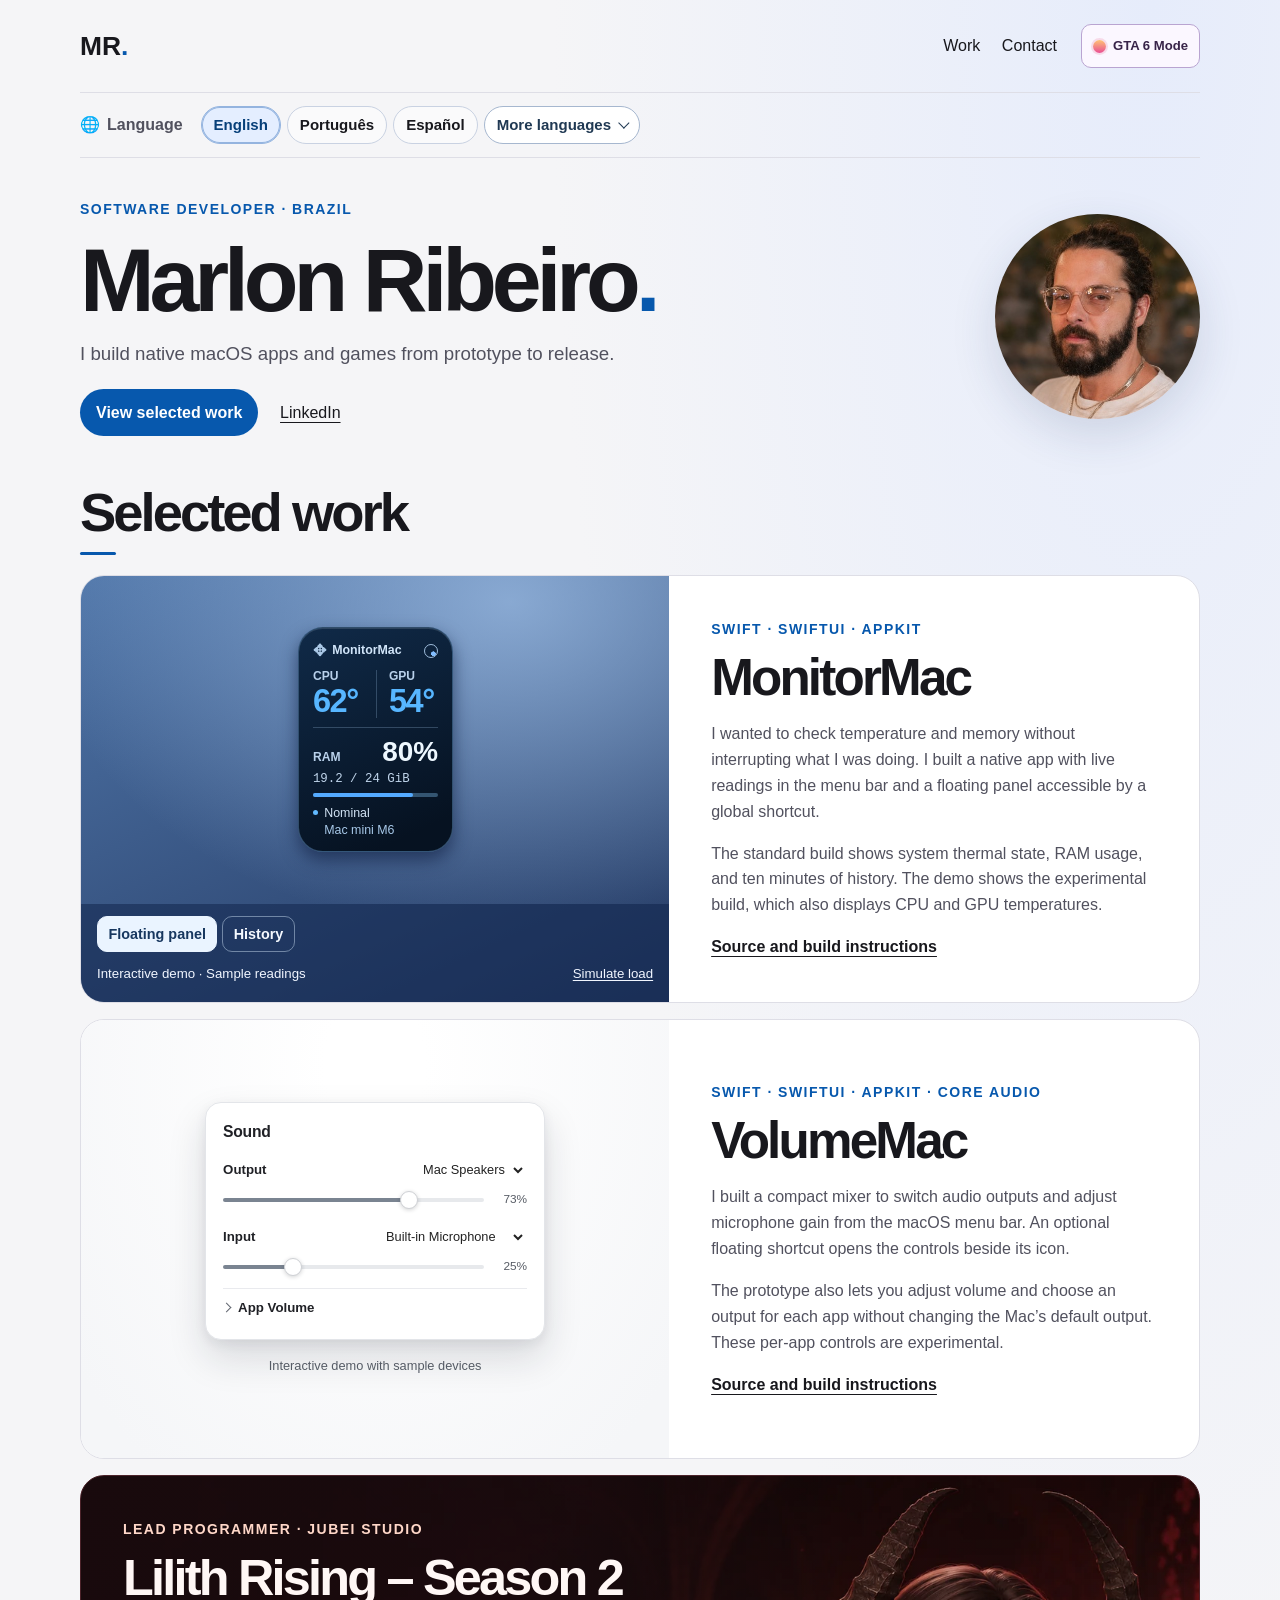
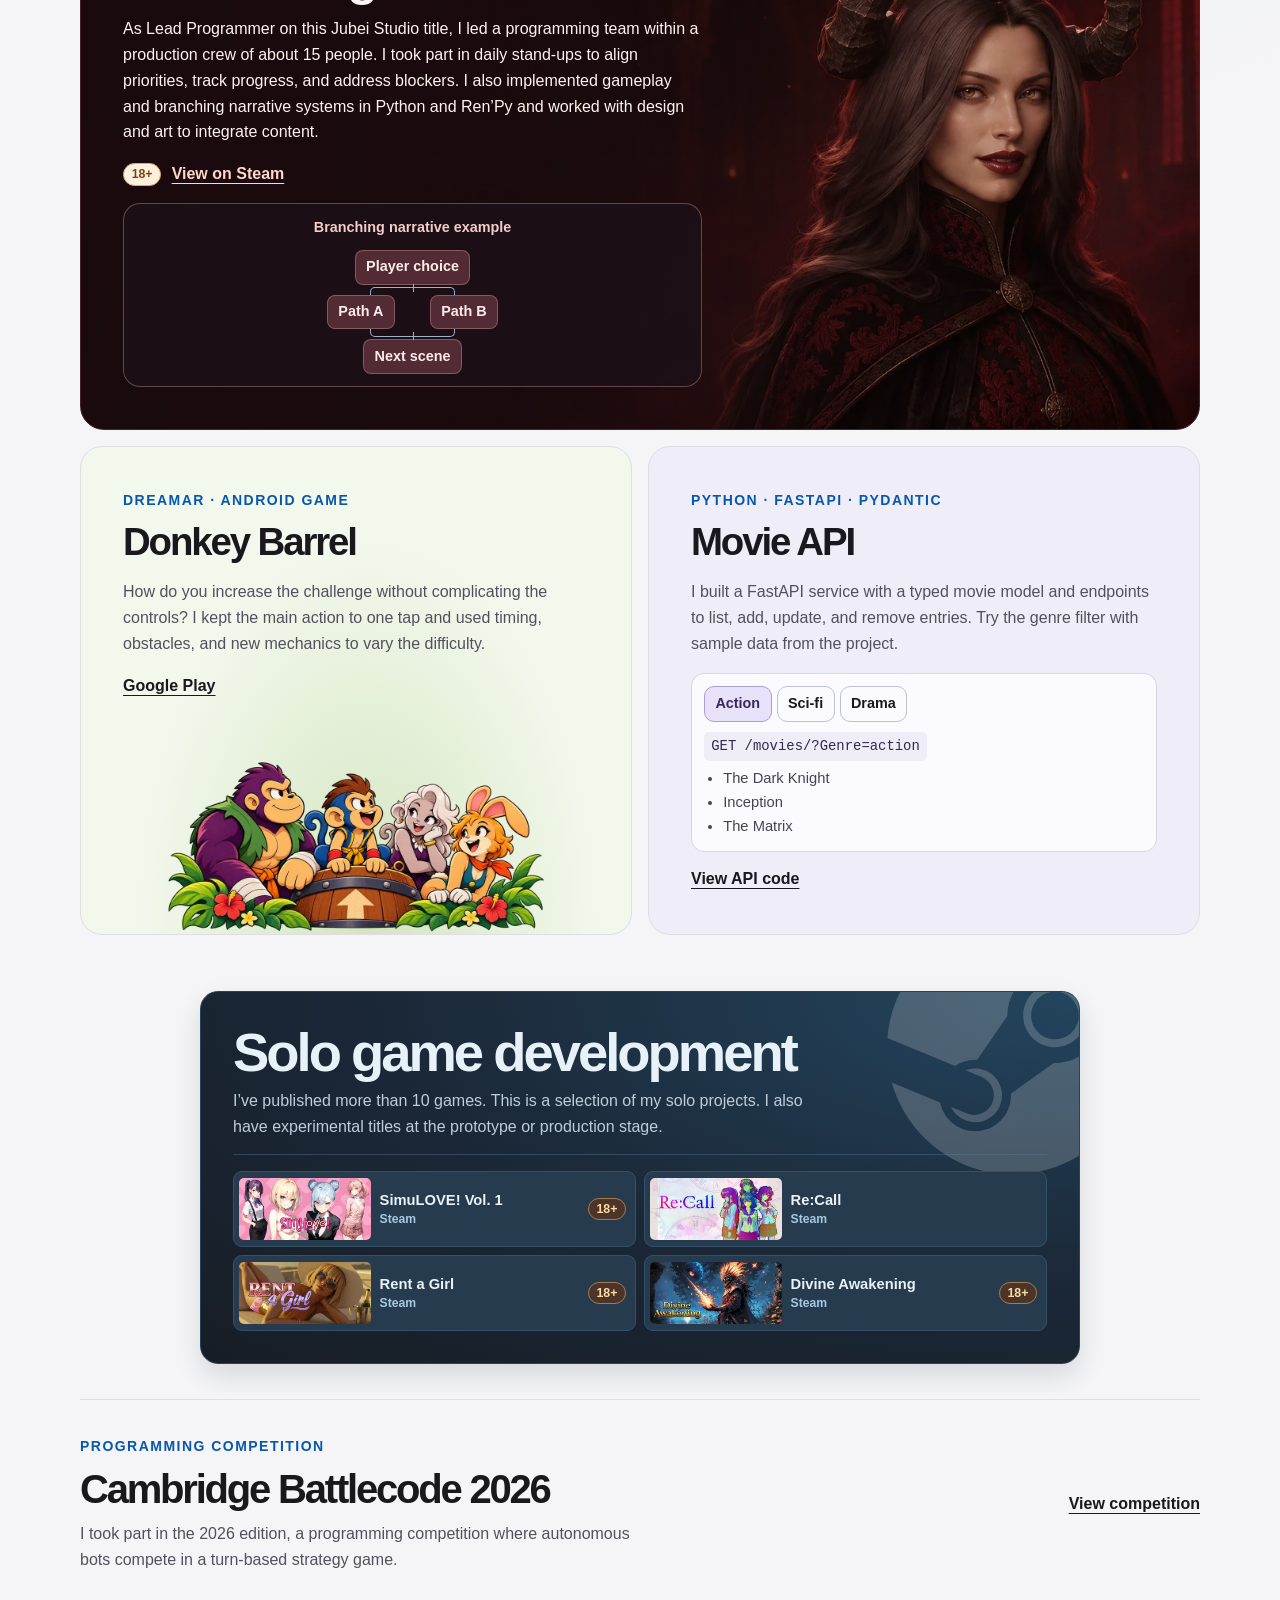
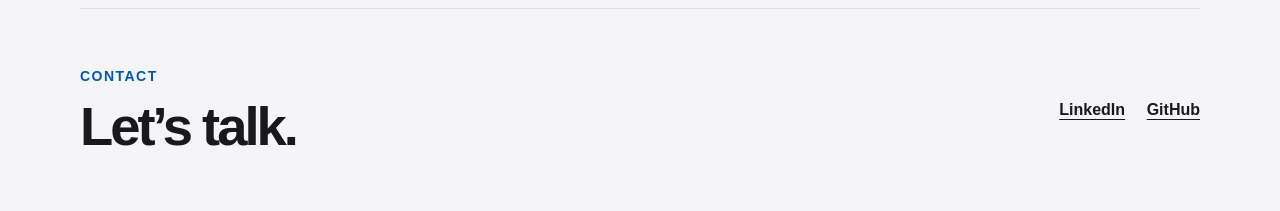
<file: index.html>
<!doctype html>
<html lang="en">
<head>
<meta charset="utf-8">
<meta name="viewport" content="width=device-width, initial-scale=1">
<meta name="description" content="Marlon Ribeiro builds full-stack applications, native macOS software, and games.">
<link rel="canonical" href="https://marlonstation.github.io/">
<meta property="og:type" content="website">
<meta property="og:url" content="https://marlonstation.github.io/">
<meta property="og:title" content="Marlon Ribeiro | Software Development Portfolio">
<meta property="og:description" content="Selected work in full-stack development, native macOS apps, and games.">
<meta property="og:image" content="https://marlonstation.github.io/assets/portfolio-gta6-social.jpg">
<meta property="og:image:type" content="image/jpeg">
<meta property="og:image:width" content="1200">
<meta property="og:image:height" content="630">
<meta property="og:image:alt" content="Marlon Ribeiro’s illustrated portrait from the portfolio’s GTA 6 Mode, on a coastal boulevard.">
<meta name="twitter:card" content="summary_large_image">
<title data-i18n="26" data-pt="Desenvolvedor de software">Marlon Ribeiro — Software Developer</title>
<link rel="stylesheet" href="style.css?v=gta6-hero">
<link rel="stylesheet" href="neon.css?v=v-cursor">
<script src="theme.js?v=theme-panels"></script>
<script src="translations.js?v=short-intro" defer></script>
<script src="site.js?v=interactive-mixer" defer></script>
<script src="showcase.js?v=history-motion" defer></script>
</head>
<body>
<div class="theme-entry-glow" aria-hidden="true"></div>
<a class="skip" href="#main" data-i18n="0" data-pt="Pular para o conteúdo">Skip to content</a>
<header class="wrap top">
<a class="mark" dir="ltr" href="#">MR<span>.</span></a>
<div class="top-actions">
<nav id="main-nav" data-i18n="28" data-pt="Portfólio" aria-label="Portfolio">
<a href="#work" data-i18n="1" data-pt="Trabalhos">Work</a>
<a href="#contact" data-i18n="2" data-pt="Contato">Contact</a>
</nav>
<button type="button" class="theme-toggle" aria-pressed="false" hidden><span class="theme-sun" aria-hidden="true"></span><span lang="en" dir="ltr">GTA 6 Mode</span></button>
<button type="button" class="theme-music" aria-label="Play music" hidden></button>
<span id="theme-play-label" data-i18n="45" data-pt="Tocar música" hidden>Play music</span>
<span id="theme-pause-label" data-i18n="46" data-pt="Pausar música" hidden>Pause music</span>
<audio id="theme-track" src="assets/neon-coast.m4a" loop preload="none" hidden></audio>
</div>
</header>
<div class="wrap language-bar" id="languages" role="group" aria-labelledby="language-label">
<span class="language-label"><span aria-hidden="true">🌐</span> <span id="language-label" data-i18n="25" data-pt="Idioma">Language</span></span>
<div class="language-options">
<a href="./" data-lang="en" lang="en" hreflang="en" aria-current="true">English</a>
<a href="?lang=pt" data-lang="pt" lang="pt-BR" hreflang="pt-BR">Português</a>
<a href="?lang=es" data-lang="es" lang="es" hreflang="es">Español</a>
<details class="more-languages">
<summary><span id="more-languages-label">More languages</span><bdi id="active-extra-language" hidden></bdi></summary>
<div class="language-options extra-language-options">
<a href="?lang=de" data-lang="de" lang="de" hreflang="de">Deutsch</a>
<a href="?lang=ja" data-lang="ja" lang="ja" hreflang="ja">日本語</a>
<a href="?lang=ru" data-lang="ru" lang="ru" hreflang="ru">Русский</a>
<a href="?lang=fr" data-lang="fr" lang="fr" hreflang="fr">Français</a>
<a href="?lang=zh-Hans" data-lang="zh-Hans" lang="zh-Hans" hreflang="zh-Hans">简体中文</a>
<a href="?lang=hi" data-lang="hi" lang="hi" hreflang="hi">हिन्दी</a>
<a href="?lang=ar" data-lang="ar" lang="ar" hreflang="ar" dir="rtl">العربية</a>
<a href="?lang=bn" data-lang="bn" lang="bn" hreflang="bn">বাংলা</a>
</div>
</details>
</div>
</div>
<main id="main" class="wrap">
<section class="hero" aria-labelledby="name" data-theme-background="assets/marlon-coastal-marina-fit.webp">
<div>
<p class="eyebrow" data-i18n="3" data-pt="Desenvolvedor de software · Brasil">Software Developer · Brazil</p>
<h1 id="name" dir="ltr">Marlon Ribeiro<span>.</span></h1>
<p class="intro" data-i18n="4" data-pt="Crio apps nativos para macOS e jogos, do protótipo ao lançamento.">I build native macOS apps and games from prototype to release.</p>
<div class="actions"><a class="button" href="#work" data-i18n="5" data-pt="Ver trabalhos">View selected work</a><a href="https://www.linkedin.com/in/marlonrt/" target="_blank" rel="noopener noreferrer">LinkedIn</a></div>
</div>
<div class="portrait-wrap"><img class="portrait" src="assets/marlon.jpg" width="400" height="400" alt="Marlon Ribeiro"></div>
</section>
<section id="work" aria-labelledby="work-title">
<h2 id="work-title" data-i18n="6" data-pt="Trabalhos selecionados">Selected work</h2>
<div class="mac-apps">
<article class="feature">
<figure class="monitor-demo">
<div class="screens demo-stage">
<div id="demo-history" class="history-preview">
<img class="history" src="assets/metrics-history.png" data-neon-src="assets/metrics-history-neon.webp" alt="MonitorMac temperature and memory history" data-i18n="7" data-alt-pt="Histórico de temperaturas e memória do MonitorMac">
<span class="history-trace-cover history-trace-temperature" aria-hidden="true"></span>
<span class="history-trace-cover history-trace-memory" aria-hidden="true"></span>
<span class="history-ram" dir="ltr">19.2 / 24 GiB</span>
</div>
<div id="demo-overlay" class="widget-frame" role="img" aria-label="MonitorMac floating panel" data-i18n="8" data-alt-pt="Painel flutuante do MonitorMac">
<div class="ocean-widget" aria-hidden="true" dir="ltr">
  <div class="widget-heading"><span class="widget-grip">✥</span><span>MonitorMac</span><span class="widget-palette"></span></div>
  <div class="widget-temperatures">
    <div><span>CPU</span><strong id="demo-cpu">62°</strong></div><div><span>GPU</span><strong id="demo-gpu">54°</strong></div>
  </div>
  <div class="widget-ram"><span>RAM</span><strong id="demo-ram">80%</strong></div>
  <div class="widget-memory" id="demo-memory">19.2 / 24 GiB</div>
  <div class="widget-track"></div>
  <div class="widget-status">Nominal</div>
  <div class="widget-model">Mac mini M6</div>
</div>
</div>
</div>
<figcaption class="demo-actions">
  <div class="segmented" role="group" aria-labelledby="demo-label">
    <button type="button" data-monitor-view="overlay" data-showcase="overlay" aria-controls="demo-overlay" aria-pressed="true">Floating panel</button>
    <button type="button" data-monitor-view="history" data-showcase="history" aria-controls="demo-history" aria-pressed="false">History</button>
  </div>
  <div class="demo-caption">
    <span id="demo-label" data-showcase="sample">Interactive demo · Sample readings</span>
    <button type="button" id="demo-load" data-showcase="load" aria-pressed="false">Simulate load</button>
  </div>
  <span id="demo-readings" class="visually-hidden" role="status"></span>
</figcaption>
</figure>
<div class="content"><p class="eyebrow">Swift · SwiftUI · AppKit</p><h3>MonitorMac</h3>
<p data-i18n="9" data-pt="Queria consultar temperatura e memória sem interromper o que estava fazendo. Desenvolvi um app nativo que mantém as leituras na barra de menus e abre um painel flutuante por atalho global.">I wanted to check temperature and memory without interrupting what I was doing. I built a native app with live readings in the menu bar and a floating panel accessible by a global shortcut.</p>
<p data-i18n="10" data-pt="A versão padrão mostra o estado térmico do sistema, o uso de RAM e dez minutos de histórico. A demonstração mostra a versão experimental, que também exibe a temperatura da CPU e da GPU.">The standard build shows system thermal state, RAM usage, and ten minutes of history. The demo shows the experimental build, which also displays CPU and GPU temperatures.</p>
<div class="links"><a href="https://github.com/marlonstation/MonitorMac" target="_blank" rel="noopener noreferrer" data-i18n="11" data-pt="Ver código e como compilar">Source and build instructions</a></div></div>
</article>
<article class="feature volume-feature" aria-labelledby="volume-title">
<figure class="volume-preview">
<div class="volume-window" lang="en" dir="ltr">
<strong class="volume-window-title">Sound</strong>
<div class="volume-device"><strong>Output</strong><select aria-label="Output device"><option>Mac Speakers</option><option>Headphones</option><option>USB Audio</option></select></div>
<label class="volume-level">
<input type="range" aria-label="Output volume" min="0" max="100" value="73" style="--level:73%">
<output aria-hidden="true">73%</output>
</label>
<div class="volume-device"><strong>Input</strong><select aria-label="Input device"><option>Built-in Microphone</option><option>USB Microphone</option><option>Headset Microphone</option></select></div>
<label class="volume-level">
<input type="range" aria-label="Microphone gain" min="0" max="100" value="25" style="--level:25%">
<output aria-hidden="true">25%</output>
</label>
<details class="volume-apps">
<summary>App Volume</summary>
<div class="volume-app-list">
<div class="volume-app">
<div class="volume-device"><strong class="volume-app-name"><span class="volume-app-icon volume-app-icon-browser" aria-hidden="true"></span>Browser</strong><select aria-label="Browser output"><option>Headphones</option><option>App Default</option><option>Mac Speakers</option><option>USB Audio</option></select></div>
<label class="volume-level">
<input type="range" aria-label="Browser volume" min="0" max="100" value="65" style="--level:65%">
<output aria-hidden="true">65%</output>
</label>
</div>
<div class="volume-app">
<div class="volume-device"><strong class="volume-app-name"><span class="volume-app-icon volume-app-icon-music" aria-hidden="true">♪</span>Music Player</strong><select aria-label="Music Player output"><option>Mac Speakers</option><option>App Default</option><option>Headphones</option><option>USB Audio</option></select></div>
<label class="volume-level">
<input type="range" aria-label="Music Player volume" min="0" max="100" value="40" style="--level:40%">
<output aria-hidden="true">40%</output>
</label>
</div>
</div>
</details>
</div>
<figcaption data-i18n="40" data-pt="Demonstração interativa com dispositivos de exemplo">Interactive demo with sample devices</figcaption>
</figure>
<div class="content"><p class="eyebrow">Swift · SwiftUI · AppKit · Core Audio</p><h3 id="volume-title">VolumeMac</h3>
<p data-i18n="31" data-pt="Criei um mixer compacto para trocar a saída de áudio e regular o ganho do microfone na barra de menus do macOS. Um atalho flutuante opcional abre os controles ao lado do ícone.">I built a compact mixer to switch audio outputs and adjust microphone gain from the macOS menu bar. An optional floating shortcut opens the controls beside its icon.</p>
<p data-i18n="32" data-pt="O protótipo também permite ajustar o volume e escolher uma saída para cada app, sem alterar a saída padrão do Mac. Esses controles por aplicativo são experimentais.">The prototype also lets you adjust volume and choose an output for each app without changing the Mac’s default output. These per-app controls are experimental.</p>
<div class="links"><a href="https://github.com/marlonstation/VolumeMac" target="_blank" rel="noopener noreferrer" data-i18n="11" data-pt="Ver código e como compilar">Source and build instructions</a></div>
</div>
</article>
</div>
<article class="studio-case lilith-case" aria-labelledby="studio-title">
<div class="studio-summary">
<p class="eyebrow" data-i18n="27" data-pt="Lead Programmer · Jubei Studio">Lead Programmer · Jubei Studio</p>
<h2 id="studio-title">Lilith Rising – Season 2</h2>
<p data-i18n="18" data-pt="Como Lead Programmer neste jogo da Jubei Studio, liderei um time de programação dentro de uma equipe de produção de cerca de 15 pessoas. Participava das reuniões diárias para alinhar prioridades, acompanhar o progresso e tratar bloqueios. Também implementei sistemas de gameplay e narrativa ramificada com Python e Ren’Py e colaborei com design e arte na integração de conteúdo.">As Lead Programmer on this Jubei Studio title, I led a programming team within a production crew of about 15 people. I took part in daily stand-ups to align priorities, track progress, and address blockers. I also implemented gameplay and branching narrative systems in Python and Ren’Py and worked with design and art to integrate content.</p>
<div class="studio-action"><span class="adult-badge" dir="ltr">18+</span><a href="leave.html?to=lilith-rising" data-destination="lilith-rising" data-i18n="19" data-pt="Ver na Steam">View on Steam</a></div>
</div>

<div class="studio-visual">
<figure class="branch-demo">
<figcaption data-showcase="branch">Branching narrative example</figcaption>
<div class="branch-node branch-root" data-showcase="choice">Player choice</div>
<div class="branch-paths">
  <div class="branch-node" data-showcase="pathA">Path A</div>
  <div class="branch-node" data-showcase="pathB">Path B</div>
</div>
<div class="branch-node branch-end" data-showcase="scene">Next scene</div>
</figure>
</div>
</article>
<div class="grid projects-grid">
<article class="card blue donkey-case"><p class="eyebrow" data-i18n="12" data-pt="DREAMAR · Jogo Android">DREAMAR · Android game</p><h3>Donkey Barrel</h3><p data-i18n="13" data-pt="Como aumentar o desafio sem complicar os controles? Mantive a ação principal em um toque e usei o timing, os obstáculos e novas mecânicas para variar a dificuldade.">How do you increase the challenge without complicating the controls? I kept the main action to one tap and used timing, obstacles, and new mechanics to vary the difficulty.</p>
<a href="https://play.google.com/store/apps/details?id=com.dreamar.donkeybarrel" target="_blank" rel="noopener noreferrer">Google Play</a>
<figure class="donkey-art">
<img src="assets/games/donkey-barrel-characters.webp" data-neon-src="assets/games/donkey-barrel-coast.webp" width="960" height="480" loading="lazy" alt="">
</figure>
</article>
<article class="card plum movies-case">
<p class="eyebrow">Python · FastAPI · Pydantic</p>
<h3 data-showcase="movies">Movie API</h3>
<p data-showcase="moviesDescription">I built a FastAPI service with a typed movie model and endpoints to list, add, update, and remove entries. Try the genre filter with sample data from the project.</p>
<div class="movies-demo">
  <div class="segmented" role="group" aria-label="Genre" data-showcase-label="genre">
    <button type="button" data-movie-genre="action" aria-controls="movies-result" data-showcase="action" aria-pressed="true">Action</button>
    <button type="button" data-movie-genre="sci-fi" aria-controls="movies-result" data-showcase="scifi" aria-pressed="false">Sci-fi</button>
    <button type="button" data-movie-genre="drama" aria-controls="movies-result" data-showcase="drama" aria-pressed="false">Drama</button>
  </div>
  <code id="movies-request" dir="ltr">GET /movies/?Genre=action</code>
  <ul id="movies-result" aria-live="polite" dir="ltr"><li>The Dark Knight</li><li>Inception</li><li>The Matrix</li></ul>
</div>
<a href="https://github.com/marlonrt/fastpicrud/blob/main/movies.py" target="_blank" rel="noopener noreferrer" data-showcase="apiSource">View API code</a>
</article>
</div>
</section>
<section class="lower solo-games" aria-labelledby="steam-title">
<header class="solo-games-heading"><h2 id="steam-title" data-i18n="16" data-pt="Jogos autorais">Solo game development</h2><p class="muted" data-i18n="17" data-pt="Já publiquei mais de 10 jogos. Esta é uma seleção dos meus jogos autorais. Também tenho títulos experimentais em fase de protótipo ou produção.">I’ve published more than 10 games. This is a selection of my solo projects. I also have experimental titles at the prototype or production stage.</p>
</header>
<ul class="solo-game-list">
<li><a class="solo-game-card" aria-labelledby="simulove-name simulove-age" aria-describedby="simulove-preview" href="leave.html?to=simulove" data-destination="simulove">
<img src="assets/games/simulove-capsule.webp" width="460" height="215" loading="lazy" alt="">
<span class="solo-game-copy"><strong id="simulove-name">SimuLOVE! Vol. 1</strong><span class="solo-game-platform">Steam</span></span>
<span id="simulove-age" class="adult-badge" dir="ltr">18+</span><span id="simulove-preview" class="solo-game-preview" data-i18n="41" data-pt="Crie um app de namoro enquanto sua própria vida amorosa toma rumos inesperados.">Build a dating app while your own relationships take unexpected turns.</span>
</a></li>
<li><a class="solo-game-card" aria-labelledby="recall-name" aria-describedby="recall-preview" href="https://store.steampowered.com/app/3855000/ReCall/" target="_blank" rel="noopener noreferrer">
<img src="assets/games/recall-capsule.webp" width="460" height="215" loading="lazy" alt="">
<span class="solo-game-copy"><strong id="recall-name">Re:Call</strong><span class="solo-game-platform">Steam</span></span>
<span id="recall-preview" class="solo-game-preview" data-i18n="42" data-pt="Em uma escola japonesa, promessas esquecidas levam Kaito de volta às memórias que perdeu.">In a Japanese high school, forgotten promises lead Kaito back to his missing memories.</span>
</a></li>
<li><a class="solo-game-card" aria-labelledby="rent-a-girl-name rent-a-girl-age" aria-describedby="rent-a-girl-preview" href="leave.html?to=rent-a-girl" data-destination="rent-a-girl">
<img src="assets/games/rent-a-girl-capsule.webp" width="460" height="215" loading="lazy" alt="">
<span class="solo-game-copy"><strong id="rent-a-girl-name">Rent a Girl</strong><span class="solo-game-platform">Steam</span></span>
<span id="rent-a-girl-age" class="adult-badge" dir="ltr">18+</span><span id="rent-a-girl-preview" class="solo-game-preview" data-i18n="43" data-pt="Um estudante tímido contrata um encontro. Suas escolhas definem o que começa a parecer real.">A shy student hires a date. His choices shape what starts to feel real.</span>
</a></li>
<li><a class="solo-game-card" aria-labelledby="divine-awakening-name divine-awakening-age" aria-describedby="divine-awakening-preview" href="leave.html?to=divine-awakening" data-destination="divine-awakening">
<img src="assets/games/divine-awakening-capsule.webp" width="460" height="215" loading="lazy" alt="">
<span class="solo-game-copy"><strong id="divine-awakening-name">Divine Awakening</strong><span class="solo-game-platform">Steam</span></span>
<span id="divine-awakening-age" class="adult-badge" dir="ltr">18+</span><span id="divine-awakening-preview" class="solo-game-preview" data-i18n="44" data-pt="Em um mundo de fantasia sombria, vínculos inesperados despertam um poder divino e abrem caminho para a redenção.">In a dark fantasy world, unexpected bonds awaken divine power and offer a chance at redemption.</span>
</a></li>
</ul>
</section>

<section class="battle" aria-labelledby="battle-title"><div><p class="eyebrow" data-i18n="20" data-pt="Competição de programação">Programming competition</p><h2 id="battle-title">Cambridge Battlecode 2026</h2><p data-i18n="21" data-pt="Participei da edição de 2026, uma competição de programação em que bots autônomos disputam partidas de estratégia por turnos.">I took part in the 2026 edition, a programming competition where autonomous bots compete in a turn-based strategy game.</p></div><a href="https://2026a.battlecode.co.uk/" target="_blank" rel="noopener noreferrer" data-i18n="22" data-pt="Ver competição">View competition</a></section>
</main>
<footer id="contact" class="wrap footer">
<div><p class="eyebrow" data-i18n="23" data-pt="Contato">Contact</p><h2 data-i18n="24" data-pt="Vamos conversar.">Let’s talk.</h2></div>
<div class="links"><a href="https://www.linkedin.com/in/marlonrt/" target="_blank" rel="noopener noreferrer">LinkedIn</a><a href="https://github.com/marlonstation" target="_blank" rel="noopener noreferrer">GitHub</a></div>
</footer>
</body>
</html>
</file>
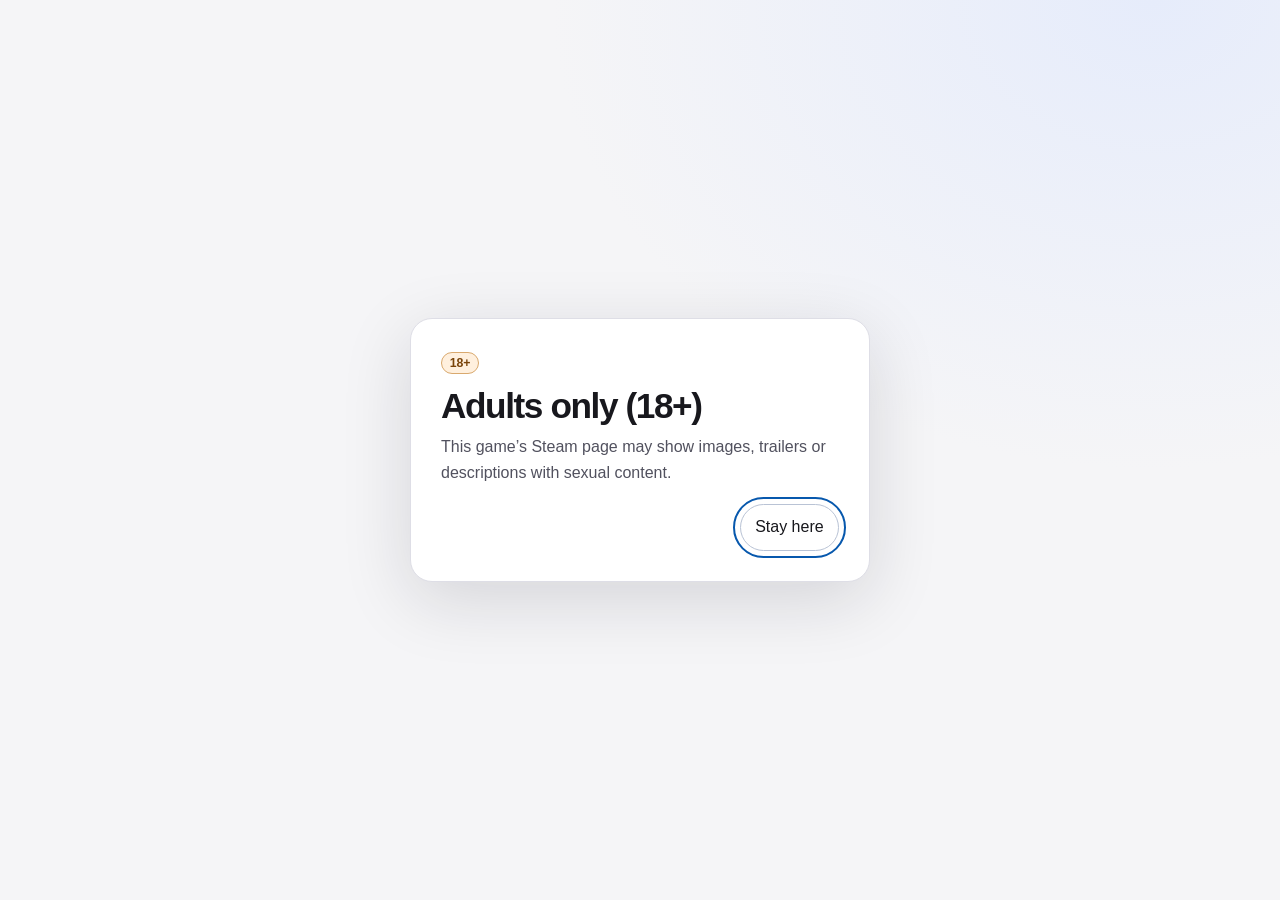
<file: leave.html>
<!doctype html>
<html lang="en">
<head>
<meta charset="utf-8">
<meta name="viewport" content="width=device-width, initial-scale=1">
<meta name="robots" content="noindex, nofollow">
<title>Adults only (18+) · Marlon Ribeiro</title>
<link rel="stylesheet" href="style.css">
<link rel="stylesheet" href="neon.css?v=v-cursor">
<script src="theme.js?v=theme-panels"></script>
<script src="translations.js?v=eleven-languages" defer></script>
<script src="leave.js" defer></script>
</head>
<body class="exit-page">
<main class="exit-card" aria-labelledby="adult-title">
<span class="adult-badge" dir="ltr">18+</span>
<h1 id="adult-title">Adults only (18+)</h1>
<p id="adult-game" dir="auto"></p>
<p id="adult-message">This game’s Steam page may show images, trailers or descriptions with sexual content.</p>
<div class="exit-actions">
<a id="exit-cancel" class="exit-back" href="./" autofocus>Stay here</a>
<a id="exit-continue" class="button" rel="noreferrer" hidden>Open Steam</a>
</div>
</main>
</body>
</html>
</file>
<file: style.css>
:root{color-scheme:light;--bg:#f5f5f7;--line:#dedee6;--ink:#18181d;--muted:#51515e;--accent:#0758ad}
*{box-sizing:border-box}html{scroll-behavior:smooth}body{margin:0;background:radial-gradient(ellipse at 90% 0%,#e6ecfb,transparent 600px),var(--bg);color:var(--ink);font:1rem/1.62 -apple-system,BlinkMacSystemFont,'Segoe UI',sans-serif}a{color:inherit;text-underline-offset:.28em}a:hover{color:var(--accent)}:focus-visible{outline:2px solid var(--accent);outline-offset:5px}.wrap{width:min(1120px,calc(100% - 88px));margin-inline:auto}.top,.footer{display:flex;align-items:center;justify-content:space-between;gap:1rem;padding-block:24px}.top{border-bottom:1px solid var(--line)}.mark{font:bold 1.65rem -apple-system,BlinkMacSystemFont,'Segoe UI',sans-serif;text-decoration:none}.mark span,h1 span{color:var(--accent)}nav,.links,.actions{display:flex;align-items:center;gap:1.35rem;flex-wrap:wrap}nav a{text-decoration:none}button{font:inherit;color:inherit;background:transparent;border:1px solid #b9c3d5;border-radius:999px;padding:.28rem .6rem;cursor:pointer}button:hover{border-color:var(--accent)}
.hero{min-height:590px;display:grid;grid-template-columns:1fr minmax(210px,330px);gap:clamp(25px,9vw,130px);align-items:center;padding-block:68px 82px}.eyebrow{text-transform:uppercase;letter-spacing:.105em;font-size:.875rem;font-weight:700;color:var(--accent);margin:0 0 .65rem}.hero h1{font:700 clamp(4rem,10vw,8.3rem)/.83 -apple-system,BlinkMacSystemFont,'Segoe UI',sans-serif;letter-spacing:-.07em;margin:.24em 0}.intro{font-size:1.17rem;max-width:510px;color:var(--muted)}.actions{margin-top:28px}.button{display:inline-block;background:var(--accent);color:white;padding:.65rem 1rem;text-decoration:none;font-weight:700;border-radius:999px}.button:hover{background:#064783;color:white}.portrait-wrap{width:min(100%,300px);justify-self:center}.portrait{display:block;width:100%;height:auto;aspect-ratio:1;object-fit:cover;border-radius:50%;box-shadow:0 16px 45px #253b6726}
h2,h3{font-family:-apple-system,BlinkMacSystemFont,'Segoe UI',sans-serif;letter-spacing:-.055em;line-height:1.06}h2{font-size:clamp(2rem,5vw,3.4rem);margin:0 0 24px}h3{font-size:clamp(1.9rem,4vw,3.25rem);margin:0 0 1rem}p{margin:0 0 1rem}.feature{display:grid;grid-template-columns:1.2fr 1fr;background:#fff;border:1px solid var(--line);border-radius:24px;overflow:hidden}.screens{display:flex;align-items:center;justify-content:center;gap:12px;min-height:320px;padding:28px;background:radial-gradient(ellipse at 75% 5%,#a3aef5,transparent 70%),linear-gradient(145deg,#556ccb,#392b6a)}.history{display:block;width:72%;height:auto;min-width:0;filter:drop-shadow(0 10px 17px #0006)}.widget-frame{width:24%;min-width:0;filter:drop-shadow(0 8px 12px #20205065)}.widget-frame img{display:block;width:100%;height:auto;clip-path:inset(1px round 17%)}.content,.card{padding:clamp(22px,3.6vw,42px)}.grid{display:grid;grid-template-columns:1fr 1fr;gap:16px;margin-top:16px}.card{border-radius:22px;border:1px solid var(--line)}.blue{background:#eaf3fd}.plum{background:#efedf8}.card h3{font-size:clamp(1.8rem,3vw,2.65rem)}.card p:not(.eyebrow),.content p:not(.eyebrow),.muted,.battle p:not(.eyebrow){color:var(--muted)}.links a,.card>a,.battle>a{font-weight:700}
.lower{display:grid;grid-template-columns:1fr 1.2fr;gap:2rem;padding:76px 0 50px}.battle{display:flex;align-items:center;justify-content:space-between;gap:1.5rem;border-block:1px solid var(--line);padding:35px 0}.battle h2{font-size:clamp(1.85rem,4vw,2.5rem);margin-bottom:.65rem}.battle p:last-child{margin:0;max-width:65ch}.battle>a{white-space:nowrap}.footer{padding-block:56px}.footer h2{margin:0}.skip{position:absolute;left:1rem;top:-100px;background:var(--bg);z-index:4;padding:.5rem}.skip:focus{top:1rem}
@media(max-width:780px){.wrap{width:calc(100% - 36px)}.hero{gap:1.25rem;min-height:auto;grid-template-columns:1fr 145px;padding-block:48px}.feature{grid-template-columns:1fr}.screens{min-height:0}.lower{padding-top:55px}}
@media(max-width:520px){.hero{grid-template-columns:1fr}.portrait-wrap{grid-row:1;width:112px;justify-self:start}.hero h1{font-size:clamp(3.9rem,16vw,5.6rem)}nav,.links,.actions{gap:.85rem}.grid,.lower{grid-template-columns:1fr}.battle,.footer{align-items:flex-start;flex-direction:column}.screens{padding:17px}.top{padding-block:16px}}
@media(prefers-reduced-motion:reduce){html{scroll-behavior:auto}}

.studio{border-bottom:0}

.language-bar{display:flex;align-items:center;gap:10px 18px;flex-wrap:wrap;padding-block:13px;border-bottom:1px solid var(--line)}
.language-label{display:inline-flex;align-items:center;gap:7px;font-weight:650;color:var(--muted)}
.language-options{display:flex;align-items:center;gap:6px;flex-wrap:wrap}
.language-options a{display:inline-flex;align-items:center;justify-content:center;min-height:38px;padding:4px 12px;border:1px solid #c9d2e2;background:#ffffff80;border-radius:999px;font-size:.94rem;text-decoration:none;font-weight:550}
.language-options a:hover{border-color:var(--accent)}
.language-options a[aria-current]{color:#063f79;background:#e4eeff;border-color:#94b4df;box-shadow:inset 0 0 0 1px #94b4df}
.language-options a:focus-visible{outline-offset:2px}
[dir=rtl] .hero h1{text-align:right}
[dir=rtl] .eyebrow,[lang=hi] .eyebrow,[lang=bn] .eyebrow{letter-spacing:normal}
@media(max-width:520px){.language-bar{gap:6px;padding-block:10px}.language-label{width:100%}.language-options a{min-height:44px;padding-inline:10px}}

.adult-badge{display:inline-flex;align-items:center;justify-content:center;white-space:nowrap;background:#fff0de;color:#79440a;border:1px solid #d9a96e;border-radius:999px;padding:.15rem .48rem;font-size:.77rem;font-weight:750;line-height:1.3}
.studio-action{display:flex;align-items:center;gap:.65rem;white-space:nowrap}
.studio-action a{font-weight:700}
.exit-page{min-height:100vh;display:grid;place-items:center;padding:24px 18px}
.exit-card{width:min(100%,460px);border:1px solid var(--line);border-radius:22px;padding:clamp(20px,5vw,30px);background:#fff;color:var(--ink);box-shadow:0 18px 70px #13172424}
.exit-card h1{font-size:clamp(1.55rem,5vw,2.2rem);line-height:1.12;letter-spacing:-.04em;margin:0 0 .55rem}
.exit-card [hidden]{display:none}
.exit-card h1{margin-top:.7rem}
#adult-game{font-weight:700;margin:0 0 .35rem}
#adult-message{margin:0;color:var(--muted)}
.exit-actions{display:flex;flex-wrap:wrap;justify-content:flex-end;align-items:center;gap:.6rem;margin-block-start:1.1rem}
.exit-back{display:inline-block;padding:.6rem .9rem;border:1px solid #b9c3d5;border-radius:999px;background:#fff;text-decoration:none}

.screens{display:grid;grid-template-columns:minmax(0,2.45fr) minmax(0,1fr);gap:14px;background:radial-gradient(ellipse at 83% 0%,#afc8ee,transparent 70%),linear-gradient(150deg,#5476ae,#233861)}
.history-preview{position:relative;container-type:inline-size;min-width:0;filter:drop-shadow(0 9px 15px #14264450)}
.history-preview .history{width:100%;filter:none}
.history-trace-cover{position:absolute;pointer-events:none;right:4.95%;height:21.1765%;clip-path:inset(0 0 0 100%);background:linear-gradient(to bottom,var(--history-plot,#25262b) 0 24.44%,var(--history-grid,#3d3e42) 24.44% 25.56%,var(--history-plot,#25262b) 25.56% 49.44%,var(--history-grid,#3d3e42) 49.44% 50.56%,var(--history-plot,#25262b) 50.56% 74.44%,var(--history-grid,#3d3e42) 74.44% 75.56%,var(--history-plot,#25262b) 75.56% 100%)}
.history-trace-temperature{left:12.12%;top:26.5882%}
.history-trace-memory{left:12.92%;top:57.6471%}
.history-ram{position:absolute;top:13.15%;left:4.5%;min-width:20.5%;height:4.2%;padding-inline-start:.3cqw;background:#1b1c21;color:#dcdde1;font:700 2.67cqw/1.18 -apple-system,BlinkMacSystemFont,'Segoe UI',sans-serif;white-space:nowrap}
.widget-frame{width:100%;container-type:inline-size;filter:none}
.ocean-widget{padding:9cqw;border-radius:16cqw;background:linear-gradient(155deg,#102a48,#061221 88%);border:1px solid #537fa68a;box-shadow:inset 0 1px 0 #e1f2ff24,0 8px 17px #101e42a0;color:#eef8ff;font:500 9cqw/1.12 -apple-system,BlinkMacSystemFont,'Segoe UI',sans-serif}
.widget-heading{display:flex;align-items:center;gap:4cqw;color:#d1e5f9;font-size:8cqw;font-weight:650;white-space:nowrap}
.widget-grip{font-size:10cqw;color:#aac8e6}
.widget-palette{margin-left:auto;width:9cqw;height:9cqw;border:1px solid #a0bedd;border-radius:50%;background:radial-gradient(circle at 70% 73%,#83beff 0 18%,transparent 21%)}
.widget-temperatures{display:grid;grid-template-columns:1fr 1fr;margin-block:7cqw 6cqw}
.widget-temperatures div:last-child{border-left:1px solid #8eafd14d;padding-left:8cqw}
.widget-temperatures span,.widget-ram span{display:block;color:#b9d1eb;font-weight:700;font-size:7.8cqw}
.widget-temperatures strong{display:block;color:#57b6ff;font-size:21cqw;line-height:1.06;letter-spacing:-.045em}
.widget-ram{display:flex;align-items:baseline;justify-content:space-between;border-top:1px solid #8eafd14d;padding-top:5cqw}
.widget-ram strong{font-size:18cqw;font-variant-numeric:tabular-nums}
.widget-memory{font:500 8cqw/1.2 ui-monospace,monospace;color:#c0d5eb;margin-block:3cqw 4cqw;white-space:nowrap}
.widget-track{height:2.7cqw;border-radius:12px;background:linear-gradient(to right,#54aaff 0 80%,#345571 80%);margin-bottom:6cqw}
.widget-status,.widget-model{font-size:8cqw;color:#d3e4f5;white-space:nowrap}
.widget-status::before{content:"";display:inline-block;width:3.3cqw;height:3.3cqw;border-radius:50%;background:#62baff;margin-right:4cqw;vertical-align:.1em}
.widget-model{margin:2cqw 0 0 7.3cqw;color:#a7c8e8}
@media(max-width:520px){.screens{grid-template-columns:minmax(0,1fr);gap:14px}.widget-frame{width:min(48%,164px);justify-self:center}}

.more-languages{max-width:100%;position:relative}
.more-languages summary{display:flex;align-items:center;flex-wrap:wrap;gap:.35rem;min-height:38px;padding:4px 12px;cursor:pointer;border:1px solid #a6b7cf;background:#fff;border-radius:999px;color:#203953;font-weight:650;font-size:.94rem;list-style:none}
.more-languages summary::-webkit-details-marker{display:none}
.more-languages summary::after{content:"";width:.42rem;height:.42rem;border:solid currentColor;border-width:0 1.5px 1.5px 0;transform:translateY(-2px) rotate(45deg);margin-inline-start:.18rem}
.more-languages[open] summary::after{transform:translateY(2px) rotate(225deg)}
.more-languages summary:hover{border-color:var(--accent)}
#active-extra-language{font-weight:700;color:#063f79;background:#e4eeff;border-radius:999px;padding:0 7px}
.extra-language-options{position:absolute;z-index:2;inset-inline-end:0;top:calc(100% + 6px);width:min(290px,calc(100vw - 36px));padding:10px;border:1px solid var(--line);border-radius:15px;background:#fff;box-shadow:0 9px 28px #152d5830}
.extra-language-options a{flex:1 0 40%}
@media(max-width:520px){.more-languages{position:static}.language-bar>.language-options{position:relative}.more-languages summary{min-height:44px}.extra-language-options{inset-inline-start:0;inset-inline-end:auto}}

.hero{min-height:0;grid-template-columns:minmax(0,1fr) minmax(130px,225px);gap:clamp(20px,6vw,80px);padding-block:40px 48px}
.hero h1{font-size:clamp(3.15rem,7vw,6.2rem);line-height:.94;letter-spacing:-.057em;margin:.19em 0}
.hero .intro{max-width:600px;margin-bottom:0}
.hero .actions{margin-top:20px}
.portrait-wrap{width:min(100%,205px);justify-self:end}
#work{scroll-margin-top:22px}
#work-title{margin-bottom:20px}
.feature{grid-template-columns:minmax(0,1.11fr) minmax(0,1fr)}
.feature>.content{align-self:center}
.monitor-demo{margin:0;display:flex;flex-direction:column;min-width:0;background:linear-gradient(155deg,#4f75a8,#233861);color:#fff}
.monitor-demo .demo-stage{flex:1;min-height:290px;padding:22px;justify-items:center;align-items:center;background:radial-gradient(ellipse at 73% 8%,#a9c9efb0,transparent 78%)}
.monitor-demo.is-interactive .demo-stage{grid-template-columns:minmax(0,1fr)}
.monitor-demo [hidden]{display:none}
.monitor-demo .history-preview{width:min(100%,320px)}
.monitor-demo.is-interactive .widget-frame{width:min(50%,155px)}
.monitor-demo.is-interactive .demo-stage>div:not([hidden]){animation:preview-in .2s ease-out}
.monitor-demo .widget-track{position:relative;background:#345571}
.monitor-demo .widget-track::before{content:"";position:absolute;inset:0 auto 0 0;width:var(--ram-level,80%);border-radius:inherit;background:#54aaff}
.demo-actions{display:none}
.is-interactive .demo-actions{display:grid;gap:8px;padding:12px 16px 14px;background:#14295094}
.segmented{display:flex;flex-wrap:wrap;gap:5px}
.segmented button{min-height:36px;padding:.33rem .65rem;font-weight:650;font-size:.9rem;border-radius:10px}
.monitor-demo .segmented button{color:#f5f9ff;border-color:#b5c9e08a}
.monitor-demo .segmented button[aria-pressed=true]{background:#eaf4ff;color:#17375f;border-color:#eaf4ff}
.monitor-demo .segmented button:focus-visible,.demo-caption button:focus-visible{outline-color:#fff}
.demo-caption{display:flex;gap:4px 14px;justify-content:space-between;align-items:center;flex-wrap:wrap;font-size:.83rem;color:#f1f6ff}
.demo-caption button{color:inherit;border:0;padding:.2rem 0;text-decoration:underline;text-underline-offset:.18em}
.visually-hidden{position:absolute;width:1px;height:1px;overflow:hidden;clip-path:inset(50%);white-space:nowrap}
.studio-case{display:grid;grid-template-columns:minmax(0,1.45fr) minmax(0,1fr);gap:clamp(18px,4vw,58px);align-items:center;margin-block:16px;padding:clamp(24px,4vw,42px);background:#edf0f8;border:1px solid var(--line);border-radius:24px}
.studio-summary p:not(.eyebrow){color:var(--muted)}
.studio-case h2{font-size:clamp(2rem,4vw,3.15rem);margin-bottom:.7rem}
.branch-demo{margin:0;min-width:0;display:grid;justify-items:center;gap:14px;padding:18px 14px;background:#fbfcff;border:1px solid #ccd5e7;border-radius:17px;text-align:center}
.branch-demo figcaption{color:var(--muted);font-size:.9rem;font-weight:650}
.branch-node{position:relative;z-index:1;padding:.3rem .65rem;width:fit-content;border:1px solid #bfd0e8;border-radius:8px;background:#eaf2ff;color:#1e3f65;font-size:.9rem;font-weight:650}
.branch-paths{position:relative;display:flex;gap:clamp(12px,3vw,35px);justify-content:center;flex-wrap:wrap}
.branch-paths::before{content:"";position:absolute;inset:-8px 25% 50%;border:1px solid #9bb1cf;border-bottom:0;border-radius:5px 5px 0 0}
.branch-root::after,.branch-end::before{content:"";position:absolute;left:50%;height:8px;border-left:1px solid #9bb1cf}
.branch-root::after{top:100%}.branch-end::before{bottom:100%}
.projects-grid{margin-top:0}
.movies-demo{margin-block:14px;padding:12px;background:#fbfaff;border:1px solid #d9d5e8;border-radius:13px}
.movies-demo .segmented button[aria-pressed=true]{background:#e7e1fa;border-color:#ab9ed0;color:#39285b}
.movies-demo code{display:inline-block;margin-top:10px;padding:.2rem .45rem;border-radius:5px;background:#efedf6;color:#332850;font-size:.87rem;overflow-wrap:anywhere}
.movies-demo ul{margin:.4rem 0 0;padding-inline-start:1.2rem;color:#454353;font-size:.92rem;min-height:4.5em}
@keyframes preview-in{from{opacity:.6;transform:translateY(4px)}to{opacity:1;transform:translateY(0)}}
@media(max-width:780px){.feature{grid-template-columns:1fr}.hero{padding-block:29px 36px}.portrait-wrap{width:min(100%,135px)}}
@media(max-width:620px){.studio-case{grid-template-columns:1fr}}
@media(max-width:520px){.hero{grid-template-columns:minmax(0,1fr) 75px;gap:10px;min-height:0}.hero h1{font-size:clamp(2.5rem,11vw,3.5rem);margin:.18em 0}.hero .intro{font-size:1rem}.hero .actions{margin-top:14px}.hero .portrait-wrap{grid-column:2;grid-row:1;align-self:start;margin-top:14px;width:75px}.hero>div:first-child{grid-column:1;grid-row:1}.monitor-demo .demo-stage{min-height:260px}.monitor-demo.is-interactive .widget-frame{width:min(55%,149px)}.monitor-demo .demo-actions{padding-inline:12px}}
@media(prefers-reduced-motion:reduce){.monitor-demo.is-interactive .demo-stage>div:not([hidden]){animation:none}}

@media(max-width:520px){.feature>.content{grid-row:1}}
@media(hover:hover) and (prefers-reduced-motion:no-preference){.button,.segmented button{transition:background-color .18s ease,border-color .18s ease,color .18s ease}}
.branch-paths::after{content:"";position:absolute;inset:100% 25% auto;height:7px;border:1px solid #9bb1cf;border-top:0;border-radius:0 0 5px 5px}

.mac-apps{display:grid;gap:16px}
.volume-preview{display:grid;align-content:center;justify-items:center;gap:16px;min-width:0;margin:0;padding:clamp(18px,4vw,38px);background:radial-gradient(ellipse at 50% 10%,#fff 12%,#f5f6f8 90%)}
.volume-preview figcaption{font-size:.8rem;color:#555b65;text-align:center}
.volume-window{width:min(100%,340px);padding:16px 17px 12px;border:1px solid #e3e5e9;border-radius:16px;background:#fff;color:#202126;box-shadow:0 18px 38px #181d2a24,0 4px 12px #181d2a12;font-family:-apple-system,BlinkMacSystemFont,"Segoe UI",sans-serif;text-align:left}
.volume-window-title{display:block;margin-bottom:10px;font-size:.98rem;font-weight:650;letter-spacing:-.015em}
.volume-device,.volume-level{display:flex;align-items:center;justify-content:space-between;gap:8px;min-width:0}
.volume-device strong,.volume-apps summary{font-size:.83rem;font-weight:600}
.volume-device select{max-width:68%;min-width:0;min-height:32px;background:white;color:#222;border:1px solid transparent;border-radius:7px;padding:3px 5px;font:inherit;font-size:.8rem}
.volume-device select:hover{border-color:#dcdfe4}
.volume-window :focus-visible{outline:2px solid #6b7280;outline-offset:2px}
.volume-level{margin:0 0 7px}
.volume-level input{flex:1;min-width:0;height:28px;margin:0;appearance:none;background:transparent;cursor:pointer}
.volume-level input::-webkit-slider-runnable-track{height:4px;border-radius:6px;background:linear-gradient(to right,#7a8491 0 var(--level),#e7e9ec var(--level) 100%)}
.volume-level input::-moz-range-track{height:4px;border-radius:6px;background:linear-gradient(to right,#7a8491 0 var(--level),#e7e9ec var(--level) 100%)}
.volume-level input::-webkit-slider-thumb{appearance:none;width:18px;height:18px;margin-top:-7px;border:1px solid #cfd1d5;border-radius:50%;background:#fff;box-shadow:0 1px 4px #16182132}
.volume-level input::-moz-range-thumb{width:16px;height:16px;border:1px solid #cfd1d5;border-radius:50%;background:#fff;box-shadow:0 1px 4px #16182132}
.volume-level output{min-width:35px;text-align:right;font-size:.74rem;font-variant-numeric:tabular-nums;color:#565b64}
.volume-apps{border-top:1px solid #e9eaee}
.volume-apps summary{display:flex;align-items:center;gap:8px;min-height:38px;cursor:pointer;list-style:none}
.volume-apps summary::-webkit-details-marker{display:none}
.volume-apps summary::before{content:"";width:6px;height:6px;border:solid #626670;border-width:0 1.5px 1.5px 0;transform:rotate(-45deg);transition:transform .16s ease}
.volume-apps[open] summary::before{transform:rotate(45deg) translate(-1px,-1px)}
.volume-app-list{display:grid;gap:5px}
@supports selector(details::details-content){
  @media(prefers-reduced-motion:no-preference){
    .volume-apps::details-content{display:grid;grid-template-rows:0fr;overflow:hidden;opacity:0;transition:grid-template-rows .28s cubic-bezier(.25,.8,.25,1),opacity .22s ease,content-visibility .28s allow-discrete}
    .volume-apps[open]::details-content{grid-template-rows:1fr;opacity:1}
    .volume-app-list{min-height:0;overflow:hidden}
    .volume-app-list :focus-visible{outline-offset:-2px}
  }
}
.volume-app-name{display:flex;align-items:center;gap:7px;min-width:0}
.volume-app-icon{display:inline-grid;place-items:center;flex:0 0 20px;width:20px;height:20px;border:1px solid #00000012;border-radius:5px}
.volume-app-icon-browser{position:relative;color:#43576b;background:#eef3f8}
.volume-app-icon-browser::before{content:"";width:11px;height:11px;border:1px solid currentColor;border-radius:50%}
.volume-app-icon-browser::after{content:"";position:absolute;width:2px;height:8px;border-radius:2px;background:linear-gradient(#a74851 50%,#43576b 50%);transform:rotate(38deg)}
.volume-app-icon-music{background:#faedf0;color:#9c3d54;font-size:15px;line-height:1}
.volume-app + .volume-app{padding-top:6px;border-top:1px solid #eeeef0}
@media(prefers-reduced-motion:reduce){.volume-apps summary::before{transition:none}}
@media(max-width:520px){.volume-window{padding-inline:13px}}
@media(min-width:781px){.volume-feature{min-height:440px}}

.ocean-widget{font-variant-numeric:tabular-nums}

.studio-visual{display:grid;gap:12px;min-width:0}
.studio-cover{display:block;width:100%;height:auto;border-radius:14px}
.donkey-case{display:flex;flex-direction:column;overflow:hidden;padding-bottom:0;background:radial-gradient(ellipse at 52% 100%,#d2e5bf 0,transparent 58%),#f3f8ed}
.donkey-case>a{align-self:flex-start}
.donkey-art{width:min(100%,380px);margin:auto auto 0;padding-top:12px}
.donkey-art img{display:block;width:100%;height:auto}


.studio-case.lilith-case{grid-template-columns:minmax(0,56%) minmax(0,1fr);align-content:center;gap:16px;min-height:480px;overflow:hidden;color:#fff7f5;border-color:#4c232a;background:#230c11 linear-gradient(90deg,#190b0ee8 0%,#190b0ed9 45%,#190b0e38 69%,transparent 100%);background-image:linear-gradient(90deg,#190b0ee8 0%,#190b0ed9 45%,#190b0e38 69%,transparent 100%),var(--lilith-art,url("assets/games/lilith-rising-backdrop.webp"));background-size:cover;background-position:center top}
.lilith-case:dir(rtl){direction:ltr}
.lilith-case:dir(rtl)>*{direction:rtl}
.lilith-case .studio-summary,.lilith-case .studio-visual{grid-column:1}
.lilith-case .studio-summary p:not(.eyebrow){color:#fff3ef}
.lilith-case .eyebrow,.lilith-case .studio-action a{color:#ffd7c8}
.lilith-case .branch-demo{gap:10px;padding:12px;background:#1c1016e8;border-color:#b6888977}
.lilith-case .branch-demo figcaption{color:#f2cdca}
.lilith-case .branch-node{color:#ffece8;background:#522b34;border-color:#bd8b917a}
.lilith-case :focus-visible{outline-color:#ffd7c8}
@media(max-width:720px){.studio-case.lilith-case{grid-template-columns:minmax(0,1fr);min-height:0;padding-top:clamp(146px,44vw,280px);background-image:linear-gradient(180deg,#230c1100 0,#230c1112 120px,#230c11ed 240px,#230c11 335px),var(--lilith-art,url("assets/games/lilith-rising-backdrop.webp"));background-size:100% 100%,auto clamp(295px,68vw,430px);background-position:center top,right top;background-repeat:no-repeat}}

.solo-games{position:relative;isolation:isolate;overflow:hidden;grid-template-columns:minmax(0,1fr);gap:16px;width:min(100%,880px);margin:clamp(34px,5vw,56px) auto 35px;padding:clamp(14px,3.5vw,32px);border:1px solid #27445b;border-radius:18px;background:radial-gradient(ellipse at top right,#24465f 0%,#1b2838 55%,#171d25 100%);color:#e7f1fa;box-shadow:0 12px 26px #17263822}
.solo-games .muted{margin:0;max-width:66ch;color:#becdd9}
.solo-game-list{display:grid;grid-template-columns:repeat(2,minmax(0,1fr));gap:8px;min-width:0;list-style:none;margin:0;padding:0}
.solo-game-card{position:relative;isolation:isolate;overflow:hidden;display:grid;grid-template-columns:minmax(0,34%) minmax(0,1fr) auto;align-items:center;gap:9px;min-height:76px;padding:5px 9px 5px 5px;border:1px solid #345168;border-radius:9px;background:#273b4e;color:#e9f2f9;text-decoration:none}
.solo-game-card:focus-visible{outline:2px solid #85c9f2;outline-offset:2px}
.solo-game-card img{display:block;width:100%;height:auto;border-radius:5px}
.solo-game-copy{display:grid;gap:2px;min-width:0;line-height:1.25}
.solo-game-copy strong{font-size:.92rem;overflow-wrap:anywhere}
.solo-game-platform{color:#a6cae4;font-size:.76rem;font-weight:550}
.solo-game-card .adult-badge{white-space:nowrap;color:#ffd9a0;background:#4b3428;border-color:#a77a4d}
.solo-game-card:dir(rtl){padding:5px 5px 5px 9px}
@media(max-width:650px){.solo-game-list{grid-template-columns:minmax(0,1fr)}}
@media(max-width:420px){.solo-game-card{grid-template-columns:minmax(0,32%) minmax(0,1fr) auto;gap:7px;padding:5px 7px 5px 5px}.solo-game-copy strong{font-size:.84rem}}

#work-title,#steam-title,#battle-title,#contact h2{font-weight:780;letter-spacing:-.055em;text-wrap:balance}
#work-title::after{content:"";display:block;width:36px;height:3px;margin-block-start:10px;border-radius:3px;background:var(--accent)}
.solo-games::before{content:"";position:absolute;z-index:-1;top:clamp(-72px,-6vw,-32px);right:clamp(-62px,-5vw,-27px);width:clamp(120px,27vw,255px);aspect-ratio:89/90;background:url("assets/games/steam-symbol.svg") center/contain no-repeat;opacity:.19;pointer-events:none}
.solo-games-heading{padding-block-end:14px;border-bottom:1px solid #52769170}
.solo-games-heading h2{margin:0 0 7px}
@media(max-width:540px){.solo-games-heading h2{font-size:clamp(1.46rem,5.6vw,2rem)}.solo-games::before{opacity:.13}}
@media(hover:hover){.solo-game-card:hover{background:#344e65;border-color:#7ab3d5;box-shadow:0 5px 13px #0c16256e}.solo-game-card:hover strong{text-decoration:underline;text-underline-offset:3px}}
@media(hover:hover) and (prefers-reduced-motion:no-preference){.solo-game-card{transition:transform .18s ease,background-color .18s ease,border-color .18s ease,box-shadow .18s ease}.solo-game-card:hover{transform:translateY(-2px)}}

.solo-game-preview{position:absolute;inset:0;display:flex;align-items:center;padding:8px 12px;background:linear-gradient(100deg,#101d2b9c,#101d2b 60%);color:#fff;text-shadow:0 1px 4px #09111b;font-size:.78rem;font-weight:600;line-height:1.35;opacity:0;pointer-events:none}
.solo-game-card:has(.adult-badge) .solo-game-preview{padding-inline-end:56px}
.solo-game-card .adult-badge{position:relative;z-index:1}
.solo-game-card:focus-visible .solo-game-preview{opacity:1}
.solo-game-card:focus-visible img{filter:blur(4px)}
.solo-game-card:focus-visible .solo-game-copy{opacity:0}
@media(hover:hover){.solo-game-card:hover .solo-game-preview{opacity:1}.solo-game-card:hover img{filter:blur(4px)}.solo-game-card:hover .solo-game-copy{opacity:0}}
@media(prefers-reduced-motion:no-preference){.solo-game-preview,.solo-game-card img{transition:opacity .18s ease,filter .18s ease}}
</file>
<file: neon.css>
.top-actions{display:flex;align-items:center;gap:clamp(8px,2.4vw,24px)}
.theme-toggle:not([hidden]){display:inline-flex;align-items:center;justify-content:center;gap:7px;min-height:44px;padding:6px 11px;border:1px solid #b9a4d1;border-radius:10px;background:#fbf7ff;color:#382449;font-size:.82rem;font-weight:750;line-height:1.15;cursor:pointer}
.theme-toggle:hover{border-color:#9a4778}
.theme-sun{flex:none;width:13px;height:13px;border-radius:50%;background:linear-gradient(#ffc375,#e94e93);box-shadow:0 0 0 2px #eb8aac44}
@media(max-width:520px){.top-actions{gap:9px}.top-actions nav{gap:10px}.theme-toggle:not([hidden]){padding-inline:7px;max-width:105px}.theme-toggle .theme-sun{width:10px;height:10px}}

:root[data-theme=neon]{
  color-scheme:dark;
  --bg:#182638;--line:#a58ab3;--ink:#fff5ef;--muted:#eadcef;--accent:#fdc99c;
  --night:#27283f;--pink:#ef9f99;--label:#ffd0bc;
  --dusk-blue:#464c9f;--horizon-blue:#5f86b1;--dusk-lavender:#8f7ec3;--sunset-peach:#ffbc88;
  --display:Impact,'Arial Narrow','Segoe UI',sans-serif;
}
[data-theme=neon] body{
  background:radial-gradient(ellipse at 83% 0%,#ef9f9960,transparent 48rem),radial-gradient(ellipse at 0% 8%,#464c9f88,transparent 55rem),linear-gradient(180deg,#574263 0%,#302c4d 23%,#223148 56%,#192637 100%);
  color:var(--ink);
}
@media (hover:hover) and (pointer:fine){
  [data-theme=neon] body{cursor:url("assets/cursor-gta.png?v=v-shape") 2 2,auto;cursor:image-set(url("assets/cursor-gta.png?v=v-shape") 1x,url("assets/cursor-gta@2x.png?v=v-shape") 2x) 2 2,auto}
  [data-theme=neon] :is(a[href],button:not(:disabled),summary){
    cursor:url("assets/cursor-gta-action.png?v=v-shape") 2 2,pointer;
    cursor:image-set(url("assets/cursor-gta-action.png?v=v-shape") 1x,url("assets/cursor-gta-action@2x.png?v=v-shape") 2x) 2 2,pointer;
  }
}
[data-theme=neon] :is(h1,h2,h3,.mark){font-family:var(--display);letter-spacing:.015em}
[data-theme=neon] :is(h2,h3){color:#ffe1d2}
[data-theme=neon] h2{text-shadow:0 0 .22em #efa69b47,0 0 .58em #ef9f9933}
[data-theme=neon] h3{text-shadow:0 0 .32em #ef9f9940}
[data-theme=neon] .mark{text-shadow:0 0 .45em #ef9f9955}
[data-theme=neon] .top{border-color:#c77da459}
[data-theme=neon] .mark,[data-theme=neon] .intro{color:var(--ink)}
[data-theme=neon] .hero h1{font-family:var(--display);color:var(--accent);text-shadow:2px 3px 0 #66416e,0 0 .12em #ffc18a58,0 0 .38em #ef9f9966;letter-spacing:.015em}
[data-theme=neon] .hero h1 span{color:var(--pink);text-shadow:0 0 .27em #ef9f9980}
[data-theme=neon] .eyebrow{color:var(--label)}
[data-theme=neon] a:hover{color:var(--accent)}
[data-theme=neon] :is(.top nav a,.hero .links a,.content .links a,.battle > a,.footer .links a):not(.button):is(:hover,:focus-visible){
  color:var(--accent);
  text-decoration-color:var(--pink);
  text-shadow:0 0 .55em #ef9f9970;
}
[data-theme=neon] :focus-visible{outline:2px solid var(--label);outline-offset:3px}
[data-theme=neon] :is(.button,.theme-toggle){border:1px solid #ffb599;border-radius:8px;background:linear-gradient(125deg,var(--sunset-peach),var(--pink) 72%,#cfb1cf);color:#33122e;box-shadow:3px 3px 0 #74315d;font-weight:800}
[data-theme=neon] :is(.button,.theme-toggle):hover{background:linear-gradient(125deg,#ffe3c6,#f4b6ad 72%,#e0c8e4);color:#33122e}
[data-theme=neon] .theme-sun{background:linear-gradient(var(--sunset-peach),var(--dusk-lavender));box-shadow:0 0 0 2px #ffd3e3}
[data-theme=neon] :is(.language-options a,.more-languages summary,.extra-language-options,.exit-back){background:#2b1738;color:#fff0fa;border-color:#a7659d}
[data-theme=neon] :is(.language-options a[aria-current],#active-extra-language){background:#6d2c5e;color:#fff4dd;border-color:#e491be;box-shadow:none}
[data-theme=neon] :is(.feature,.card,.exit-card){background:var(--night);border-color:#985185;box-shadow:4px 4px 0 #502247}
[data-theme=neon] .donkey-case{background:radial-gradient(ellipse at 52% 100%,#355e46,transparent 63%),var(--night)}
[data-theme=neon] :is(.monitor-demo,.volume-preview){background:radial-gradient(ellipse at 80% 10%,#804b7c,transparent 80%),linear-gradient(145deg,#3b2255,#173e4b);color:#fff5ef}
[data-theme=neon] .monitor-demo .demo-stage{background:none}
[data-theme=neon] .demo-actions{background:#20102d99}
[data-theme=neon] .volume-preview figcaption{color:#ffe5f1}
[data-theme=neon] .volume-window{background:#25192e;color:#fff3f5;border-color:#bb77a6;box-shadow:5px 6px 0 #351939,0 16px 38px #110b24a1}
[data-theme=neon] .volume-device select{background:#382344;color:#fff3f5;border-color:#764465}
[data-theme=neon] .volume-level output{color:#e7c8df}
[data-theme=neon] .volume-apps,[data-theme=neon] .volume-app+.volume-app{border-color:#744164}
[data-theme=neon] .volume-apps summary::before{border-color:var(--pink)}
[data-theme=neon] .volume-level input::-webkit-slider-runnable-track{background:linear-gradient(to right,#f09ac8 0 var(--level),#57425e var(--level) 100%)}
[data-theme=neon] .volume-level input::-moz-range-track{background:linear-gradient(to right,#f09ac8 0 var(--level),#57425e var(--level) 100%)}
[data-theme=neon] .studio-case.lilith-case{border-color:#bb609b;box-shadow:4px 4px 0 #54273e}
[data-theme=neon] :is(.movies-demo,.movies-demo code){background:#402244;border-color:#975885;color:#ffe1f3}
[data-theme=neon] .movies-demo ul{color:#f6dbef}
[data-theme=neon] .segmented button{background:#3d2148;border-color:#b4739e;color:#fff3fa}
[data-theme=neon] :is(.monitor-demo,.movies-demo) .segmented button[aria-pressed=true]{background:#ffc2db;border-color:#ffc2db;color:#311b35}
[data-theme=neon] .solo-games{background:radial-gradient(ellipse at top right,#354c6b,#202b40 70%);border-color:#985185}
[data-theme=neon] :is(.solo-games .muted,.solo-game-platform){color:#ddc7e5}
[data-theme=neon] .solo-game-card{background:#213743;border-color:#52717c;color:#fff4f8}
[data-theme=neon] .solo-game-card:hover{background:#314b57;border-color:#db9cb1}
[data-theme=neon] .solo-game-preview{background:linear-gradient(100deg,#271731a8,#271731 66%)}
[data-theme=neon] .adult-badge{background:#4f2842;color:#ffe0a3;border-color:#c7838f}
[data-theme=neon] :is(.battle,.footer,.language-bar){border-color:#a75f986f}
[data-theme=neon] :is(#work-title,#steam-title,#battle-title,#contact h2){letter-spacing:.012em;font-weight:400}

[data-theme=neon] .monitor-demo{background:radial-gradient(ellipse at 67% 30%,#8f7ec37a,transparent 57%),radial-gradient(ellipse at 18% 86%,#5f86b166,transparent 54%),#202b47}
[data-theme=neon] .ocean-widget{color:#fff0f5;border-color:#f18cbf;background:linear-gradient(155deg,#4e2549,#261735 58%,#183447);box-shadow:3px 5px 0 #251128,0 6px 20px #e95ba344}
[data-theme=neon] :is(.widget-heading,.widget-grip,.widget-memory,.widget-model,.widget-status){color:#f0cedb}
[data-theme=neon] :is(.widget-temperatures span,.widget-ram span){color:var(--label)}
[data-theme=neon] .widget-temperatures strong{color:#ffb2c7}
[data-theme=neon] .widget-ram strong{color:var(--accent)}
[data-theme=neon] .widget-palette{background:linear-gradient(125deg,#ffbf78,#fa8ac7,#8ce7d8)}
[data-theme=neon] .monitor-demo .widget-track{background:#533b60}
[data-theme=neon] .monitor-demo .widget-track::before{background:linear-gradient(90deg,#ef82ba,#ffbb89)}
[data-theme=neon] .history-preview{--history-plot:#35213f;--history-grid:#694669;filter:drop-shadow(0 8px 14px #210c36bd);outline:1px solid #f197b894;outline-offset:2px;border-radius:8px}
[data-theme=neon] .volume-preview{background:radial-gradient(ellipse at 85% 72%,#5f86b174,transparent 58%),radial-gradient(ellipse at 20% 16%,#ef9f9959,transparent 55%),#29283f}
[data-theme=neon] .volume-window{background:linear-gradient(145deg,#44263e,#25192e 62%);border-color:#f1a0c5}
[data-theme=neon] .volume-window-title{color:#ffd59b;font-family:var(--display);font-size:1.18rem;letter-spacing:.06em}
[data-theme=neon] .volume-app-icon-browser{background:#fbd0b6;color:#613c3d}
[data-theme=neon] .volume-app-icon-music{background:#ffd3e5;color:#713450}
[data-theme=neon] .donkey-case{background:radial-gradient(ellipse at 58% 100%,#1d766974,transparent 60%),linear-gradient(160deg,#502446,#25172f 70%)}
[data-theme=neon] .lilith-case{--lilith-art:url("assets/games/lilith-rising-neon.webp")}
[data-theme=neon] .lilith-case .branch-demo{background:#291b36e8;border-color:#d185b480}
[data-theme=neon] .lilith-case .branch-node{background:#583457;border-color:#d185b480}
[data-theme=neon] .solo-game-card img{filter:sepia(.12) saturate(1.4) contrast(1.09);outline:1px solid #ff9dba8a}
@media(hover:hover){[data-theme=neon] .solo-game-card:hover img{filter:sepia(.12) saturate(1.4) contrast(1.09) blur(4px)}}
[data-theme=neon] .solo-game-card:focus-visible img{filter:sepia(.12) saturate(1.4) contrast(1.09) blur(4px)}

.theme-music:not([hidden]){display:inline-grid;place-items:center;flex:0 0 44px;width:44px;height:44px;padding:0;border:1px solid #e19bc3;border-radius:9px;background:#381b45;color:#ffe1c1;cursor:pointer}
.theme-music:hover{background:#532455}
.theme-music::before{content:"";width:0;height:0;border-block:6px solid transparent;border-inline-start:10px solid currentColor}
.theme-music[data-playing=true]::before{width:11px;height:13px;border-block:0;border-inline:3px solid currentColor}
@media(max-width:520px){.theme-music:not([hidden]){flex-basis:38px;width:38px}}

[data-theme=neon] .hero{display:grid;grid-template-columns:minmax(0,58%) 1fr;gap:0;min-height:clamp(390px,42vw,470px);margin-block:clamp(16px,3vw,32px);padding:clamp(24px,5vw,64px);border:1px solid #df85b8;border-radius:24px;background:#24192f linear-gradient(90deg,#22162de6,#22162d7a 51%,transparent 78%);background-image:linear-gradient(90deg,#22162ddd,#22162d65 51%,transparent 78%),url("assets/marlon-coastal-marina-fit.webp");background-size:cover;background-position:center,right top;box-shadow:5px 5px 0 #632752,0 15px 36px #190d2680}
[data-theme=neon] .hero>div:first-child{grid-column:1;grid-row:1;min-width:0}
[data-theme=neon] .hero:dir(rtl){direction:ltr}
[data-theme=neon] .hero:dir(rtl)>div:first-child{direction:rtl}
[data-theme=neon] .hero .portrait-wrap{display:none}
[data-theme=neon] .hero h1{font-size:clamp(2.7rem,6.4vw,6.9rem);line-height:.98}
[data-theme=neon] .history-ram{display:none}
@media(max-width:680px){
  [data-theme=neon] .hero{grid-template-columns:1fr;align-items:end;min-height:475px;padding:20px;background-image:linear-gradient(to bottom,#24152b00 22%,#21152b80 49%,#21152bf0 67%,#21152b 100%),url("assets/marlon-coastal-marina-fit.webp");background-position:center,96% top;background-size:100% 100%,auto 320px;background-repeat:no-repeat}
  [data-theme=neon] .hero h1{font-size:clamp(2.7rem,10vw,4.6rem)}
}
[data-theme=neon] .monitor-demo .history-preview{width:min(100%,370px)}
[data-theme=neon] .donkey-art{width:100%;margin:auto 0 16px;padding-top:14px}
[data-theme=neon] .donkey-art img{width:100%;aspect-ratio:2/1;object-fit:contain;border:1px solid #db8aba85;border-radius:11px;background:#2d1935;box-shadow:0 8px 20px #170d25a0}

.theme-entry-glow{position:fixed;inset:0;z-index:10;opacity:0;pointer-events:none;background:radial-gradient(ellipse at 78% 40%,#ef9f99,transparent 66%),linear-gradient(125deg,var(--dusk-blue,#464c9f),#7a5a9f 75%,#5f86b1)}
@property --theme-scan-radius{syntax:"<length>";inherits:false;initial-value:0px}
.theme-scanning .theme-entry-glow{view-transition-name:theme-scan-light}
.theme-scanning::view-transition-old(root){animation:none;mix-blend-mode:normal}
.theme-scanning::view-transition-new(root){
  mask-image:radial-gradient(circle at center,#000 calc(var(--theme-scan-radius) - 12px),transparent var(--theme-scan-radius));
  animation:theme-scan-reveal .92s cubic-bezier(.37,.02,.23,1) both;
  mix-blend-mode:normal;
}
.theme-scanning::view-transition-group(theme-scan-light){
  z-index:3;
  background:radial-gradient(circle at center,transparent calc(var(--theme-scan-radius) - 17px),#87d8ff3d calc(var(--theme-scan-radius) - 9px),#ffe4c4d9 calc(var(--theme-scan-radius) - 2px),#f6a5bb67 calc(var(--theme-scan-radius) + 3px),transparent calc(var(--theme-scan-radius) + 15px));
  animation:theme-scan-reveal .92s cubic-bezier(.37,.02,.23,1) both,theme-scan-light .92s ease both;
}
@keyframes theme-scan-reveal{from{--theme-scan-radius:0px}to{--theme-scan-radius:75vmax}}
@keyframes theme-scan-light{0%,100%{opacity:0}18%,68%{opacity:.78}}
[data-theme=neon] :is(.feature,.studio-case,.card,.solo-games){border-color:#936f82;box-shadow:inset 0 1px #f6bdba24,0 9px 22px #0c102253}
[data-theme=neon] :is(.mac-apps .feature,.solo-games){border-color:#71848f}
[data-theme=neon] .monitor-demo .demo-actions{background:#17232f}
[data-theme=neon] .volume-window{background:linear-gradient(145deg,#353146,#263047 62%);border-color:#b9849b}
[data-theme=neon] .donkey-case{background:radial-gradient(ellipse at 78% 90%,#476b6868,transparent 56%),#272536}

.theme-scanning .theme-panel{view-transition-class:theme-panel}
.theme-scanning::view-transition-group(.theme-panel){animation-duration:.82s;animation-timing-function:cubic-bezier(.2,.7,.25,1);z-index:2}
.theme-scanning::view-transition-group(theme-panel-1){--panel-delay:45ms}
.theme-scanning::view-transition-group(theme-panel-2){--panel-delay:90ms}
.theme-scanning::view-transition-group(theme-panel-3){--panel-delay:135ms}
.theme-scanning::view-transition-group(theme-panel-4){--panel-delay:180ms}
.theme-scanning::view-transition-old(.theme-panel){animation:theme-panel-dim .72s ease var(--panel-delay,0ms) both;mix-blend-mode:normal}
.theme-scanning::view-transition-new(.theme-panel){animation:theme-panel-wipe .72s cubic-bezier(.3,.12,.2,1) var(--panel-delay,0ms) both;mix-blend-mode:normal}
@keyframes theme-panel-dim{0%{opacity:1;filter:none}45%{opacity:1;filter:brightness(.73) saturate(.73)}100%{opacity:0}}
@keyframes theme-panel-wipe{
  0%{clip-path:polygon(0 0,0 0,0 100%,0 100%);opacity:0;filter:brightness(1.2)}
  35%{clip-path:polygon(0 0,54% 0,34% 100%,0 100%);opacity:1;filter:brightness(1.13)}
  100%{clip-path:polygon(0 0,100% 0,100% 100%,0 100%);opacity:1;filter:none}
}
</file>
